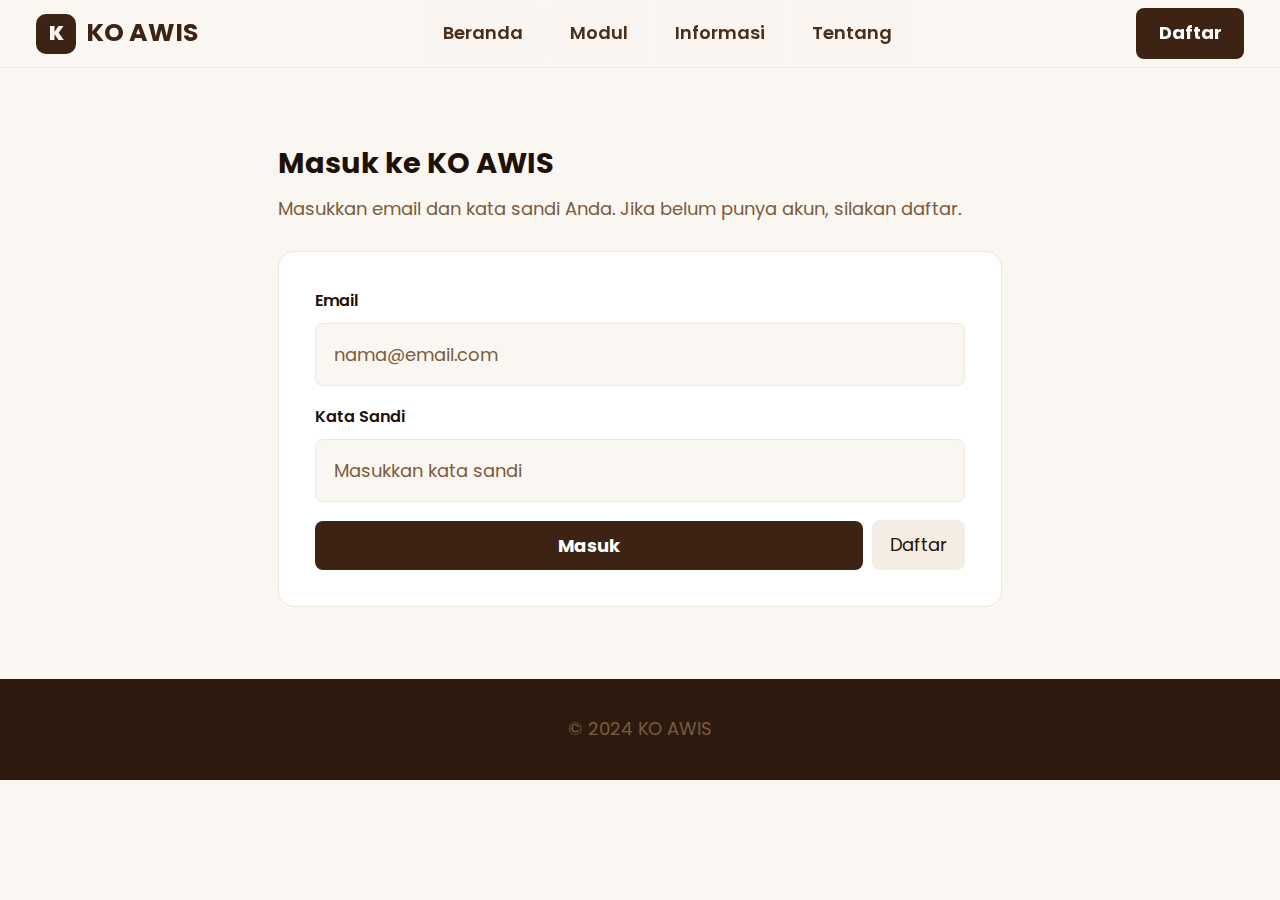
<file: html/login.html>
<!doctype html>
<html lang="id">
<head>
  <meta charset="utf-8">
  <meta name="viewport" content="width=device-width,initial-scale=1">
  <title>Masuk — KO AWIS</title>
  <link rel="stylesheet" href="/css/style.css">
</head>
<body>
  <nav class="navbar">
    <div class="nav-brand" onclick="location.href='/html/index.html'"><div class="brand-icon">K</div>KO AWIS</div>
    <div class="nav-links"><a href="/html/index.html">Beranda</a><a href="/html/modul.html">Modul</a><a href="/html/informasi.html">Informasi</a><a href="/html/tentang.html">Tentang</a></div>
    <div class="nav-actions"><a class="btn-daftar" href="/html/register.html">Daftar</a></div>
    <div class="hamburger" onclick="document.getElementById('mobileMenu').classList.toggle('open')"><span></span><span></span><span></span></div>
  </nav>
  <div class="mobile-menu" id="mobileMenu">
    <a href="/html/index.html">🏠 Beranda</a>
    <a href="/html/modul.html">📚 Modul KO AWIS</a>
    <a href="/html/informasi.html">📰 Informasi</a>
    <a href="/html/tentang.html">👥 Tentang Kami</a>
  </div>

  <main style="max-width:760px;margin:3rem auto;padding:1rem;">
    <h1 style="font-size:1.6rem;margin-bottom:0.5rem;">Masuk ke KO AWIS</h1>
    <p class="text-muted" style="margin-bottom:1.5rem;">Masukkan email dan kata sandi Anda. Jika belum punya akun, silakan daftar.</p>
    <div style="background:var(--white);padding:2rem;border-radius:16px;border:1px solid var(--cream-dark);">
      <label class="form-label">Email</label>
      <input class="form-input" type="email" placeholder="nama@email.com">
      <label class="form-label" style="margin-top:1rem;">Kata Sandi</label>
      <input class="form-input" type="password" placeholder="Masukkan kata sandi">
      <div style="display:flex;gap:0.5rem;margin-top:1rem;align-items:center;">
        <button class="btn-daftar" style="flex:1;" onclick="alert('Demo: autentikasi belum diaktifkan')">Masuk</button>
        <a href="/html/register.html" class="bg-brown-100" style="display:inline-flex;align-items:center;padding:0.6rem 1rem;border-radius:8px;">Daftar</a>
      </div>
    </div>
  </main>

  <footer class="text-muted" style="margin-top:2rem;text-align:center;padding:2rem 0;">© 2024 KO AWIS</footer>
</body>
</html>
</file>
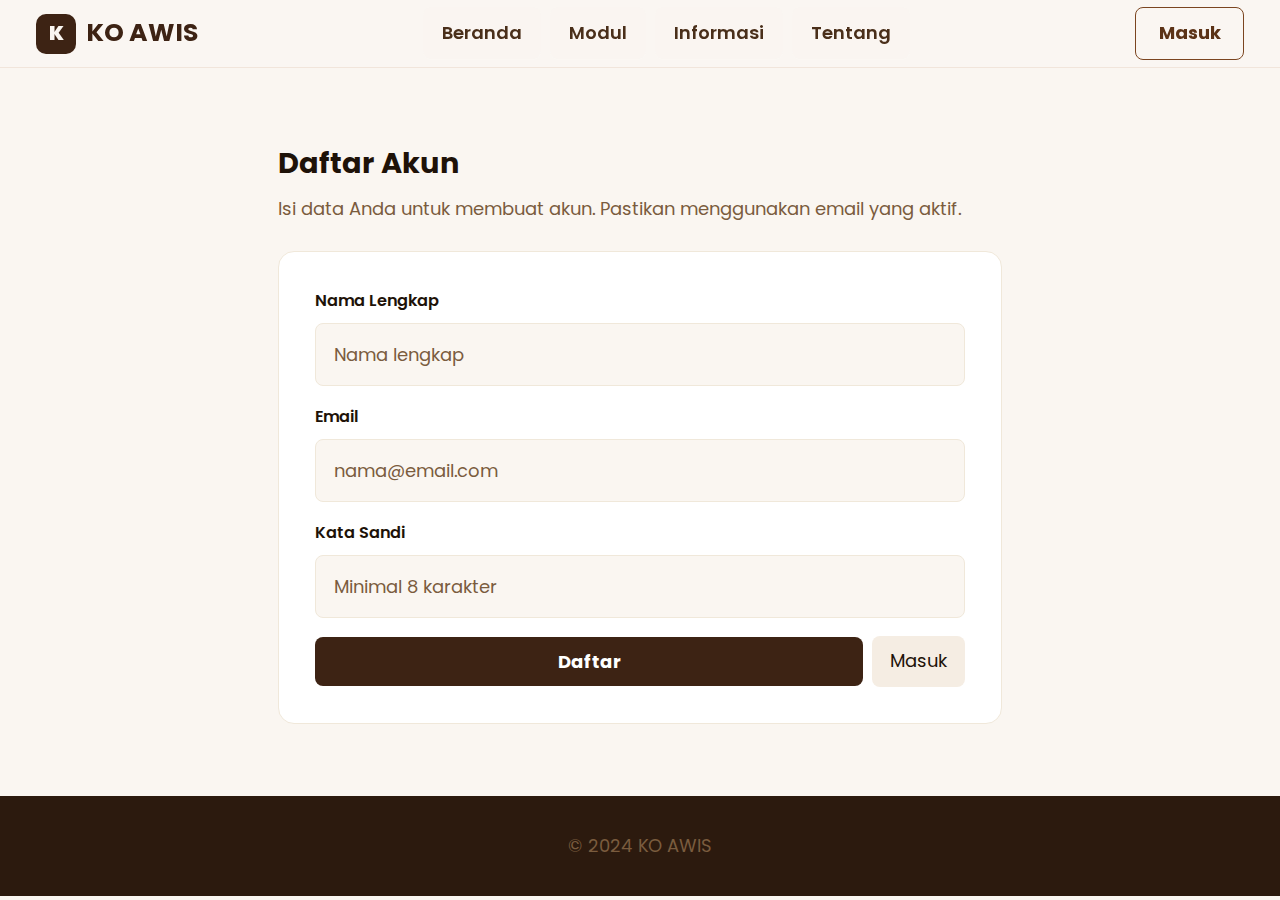
<file: html/register.html>
<!doctype html>
<html lang="id">
<head>
  <meta charset="utf-8">
  <meta name="viewport" content="width=device-width,initial-scale=1">
  <title>Daftar — KO AWIS</title>
  <link rel="stylesheet" href="/css/style.css">
</head>
<body>
  <nav class="navbar">
    <div class="nav-brand" onclick="location.href='/html/index.html'"><div class="brand-icon">K</div>KO AWIS</div>
    <div class="nav-links"><a href="/html/index.html">Beranda</a><a href="/html/modul.html">Modul</a><a href="/html/informasi.html">Informasi</a><a href="/html/tentang.html">Tentang</a></div>
    <div class="nav-actions"><a class="btn-masuk" href="/html/login.html">Masuk</a></div>
    <div class="hamburger" onclick="document.getElementById('mobileMenu').classList.toggle('open')"><span></span><span></span><span></span></div>
  </nav>
  <div class="mobile-menu" id="mobileMenu">
    <a href="/html/index.html">🏠 Beranda</a>
    <a href="/html/modul.html">📚 Modul KO AWIS</a>
    <a href="/html/informasi.html">📰 Informasi</a>
    <a href="/html/tentang.html">👥 Tentang Kami</a>
  </div>

  <main style="max-width:760px;margin:3rem auto;padding:1rem;">
    <h1 style="font-size:1.6rem;margin-bottom:0.5rem;">Daftar Akun</h1>
    <p class="text-muted" style="margin-bottom:1.5rem;">Isi data Anda untuk membuat akun. Pastikan menggunakan email yang aktif.</p>
    <div style="background:var(--white);padding:2rem;border-radius:16px;border:1px solid var(--cream-dark);">
      <label class="form-label">Nama Lengkap</label>
      <input class="form-input" type="text" placeholder="Nama lengkap">
      <label class="form-label" style="margin-top:1rem;">Email</label>
      <input class="form-input" type="email" placeholder="nama@email.com">
      <label class="form-label" style="margin-top:1rem;">Kata Sandi</label>
      <input class="form-input" type="password" placeholder="Minimal 8 karakter">
      <div style="display:flex;gap:0.5rem;margin-top:1rem;align-items:center;">
        <button class="btn-daftar" style="flex:1;" onclick="alert('Demo: pendaftaran belum terhubung ke backend')">Daftar</button>
        <a href="/html/login.html" class="bg-brown-100" style="display:inline-flex;align-items:center;padding:0.6rem 1rem;border-radius:8px;">Masuk</a>
      </div>
    </div>
  </main>

  <footer class="text-muted" style="margin-top:2rem;text-align:center;padding:2rem 0;">© 2024 KO AWIS</footer>
</body>
</html>
</file>
<file: css/style.css>
/* =============================================
   KO AWIS - Sistem Informasi Desa Cerdas
   Design: Warm Earth Tones + Modern Typography
   ============================================= */

@import url('https://fonts.googleapis.com/css2?family=Poppins:wght@300;400;600;700&display=swap');

/* ---- CSS Variables ---- */
:root {
  --brown-900: #2C1A0E;
  --brown-800: #3D2314;
  --brown-700: #5C3317;
  --brown-600: #7B4520;
  --brown-500: #9A5F35;
  --brown-400: #C4885A;
  --brown-300: #D9A87A;
  --brown-100: #F5EDE3;
  --brown-50:  #FBF6F0;
  --cream:     #FAF6F1;
  --cream-dark:#F0E8DA;
  /* Map legacy greens/accents to brown-friendly tones to keep palette cohesive */
  --green-700: var(--brown-700);
  --green-500: var(--brown-600);
  --green-400: var(--brown-500);
  --green-100: var(--brown-100);
  --gold:      var(--brown-400);
  --teal:      var(--brown-500);
  /* Primary semantic colors */
  --primary:   var(--brown-700);
  --primary-variant: var(--brown-500);
  --surface:   var(--white);
  --text-dark: #1E1208;
  --text-mid:  #4A2F1A;
  --text-light:#7A5C3E;
  --white:     #FFFFFF;
  --shadow-sm: 0 2px 8px rgba(44,26,14,0.08);
  --shadow-md: 0 8px 24px rgba(44,26,14,0.12);
  --shadow-lg: 0 20px 60px rgba(44,26,14,0.18);
  --radius-sm: 8px;
  --radius-md: 16px;
  --radius-lg: 24px;
  --radius-xl: 32px;
  --transition: 0.3s cubic-bezier(0.4, 0, 0.2, 1);
}

/* ---- Reset & Base ---- */
*, *::before, *::after { box-sizing: border-box; margin: 0; padding: 0; }

html { scroll-behavior: smooth; font-size: 18px; }

body {
  font-family: 'Poppins', system-ui, -apple-system, 'Segoe UI', Roboto, 'Helvetica Neue', Arial, sans-serif;
  background: var(--cream);
  color: var(--text-dark);
  line-height: 1.6;
  overflow-x: hidden;
}

img { max-width: 100%; display: block; }
a { text-decoration: none; color: inherit; }
ul { list-style: none; }
button { cursor: pointer; border: none; background: none; font-family: inherit; }

/* ---- Enforce Poppins sitewide (override remnants of Playfair) ---- */
h1,h2,h3,h4,h5,h6, .playfair-strong, .section-article-title, .footer-logo {
  font-family: 'Poppins', sans-serif !important;
}

/* ---- Layout & small utility classes ---- */
.max-w-1200 { max-width: 1200px; }
.mx-auto { margin-left: auto; margin-right: auto; }
.container-wide { max-width: 1200px; margin: 0 auto; }
.px-2 { padding-left: 2rem; padding-right: 2rem; }
.pb-1 { padding-bottom: 1rem; }
.flex-col { display: flex; flex-direction: column; }
.flex { display: flex; }
.items-center { align-items: center; }
.grid-2 { display: grid; grid-template-columns: 1fr 1fr; }
.gap-4rem { gap: 4rem; }
.gap-075 { gap: 0.75rem; }
.p-2 { padding: 2rem; }
.rounded-xl { border-radius: var(--radius-xl); }
.fs-3rem { font-size: 3rem; }
.fs-095 { font-size: 0.95rem; }
.lead { line-height: 1.8; margin-bottom: 1.5rem; font-size: 1.05rem; }
.decor-circle { position: absolute; top: -20px; right: -20px; width: 120px; height: 120px; background: rgba(196,136,90,0.1); border-radius: 50%; }

/* Glass button utility */
.btn-glass {
  background: rgba(255,255,255,0.06);
  border: 1px solid rgba(255,255,255,0.06);
  backdrop-filter: blur(6px);
  padding: 0.6rem 1rem; border-radius: var(--radius-sm);
  transition: var(--transition); display: inline-flex; align-items: center; gap: 0.5rem;
}
.btn-glass:hover { background: rgba(255,255,255,0.12); transform: translateY(-2px); box-shadow: var(--shadow-sm); }
.pos-relative { position: relative; }
.overflow-hidden { overflow: hidden; }
.mb-1 { margin-bottom: 0.5rem; }
.flex-1 { flex: 1; }
.fs-085 { font-size: 0.85rem; }
.rounded-md { border-radius: var(--radius-md); }
.p-1 { padding: 1rem; }
.fs-1-5 { font-size: 1.5rem; }
.fs-08 { font-size: 0.8rem; }
.mb-075 { margin-bottom: 0.75rem; }
.gap-05 { gap: 0.5rem; }
.fw-900 { font-weight: 900; }
.k-icon-lg { font-size: 1.8rem; }

/* ---- Page Management ---- */
.page { display: none; min-height: 100vh; }
.page.active { display: block; }

/* ---- Animations ---- */
@keyframes fadeUp {
  from { opacity: 0; transform: translateY(30px); }
  to   { opacity: 1; transform: translateY(0); }
}
@keyframes fadeIn {
  from { opacity: 0; }
  to   { opacity: 1; }
}
@keyframes slideRight {
  from { opacity: 0; transform: translateX(-30px); }
  to   { opacity: 1; transform: translateX(0); }
}
@keyframes scaleIn {
  from { opacity: 0; transform: scale(0.95); }
  to   { opacity: 1; transform: scale(1); }
}
@keyframes float {
  0%, 100% { transform: translateY(0px); }
  50%       { transform: translateY(-10px); }
}
@keyframes progressFill {
  from { width: 0%; }
  to   { width: var(--progress-width); }
}
@keyframes shimmer {
  0%   { background-position: -200% 0; }
  100% { background-position: 200% 0; }
}
@keyframes spin {
  from { transform: rotate(0deg); }
  to   { transform: rotate(360deg); }
}

.animate-fade-up  { animation: fadeUp 0.6s ease forwards; }
.animate-fade-in  { animation: fadeIn 0.6s ease forwards; }
.animate-slide    { animation: slideRight 0.6s ease forwards; }
.animate-scale    { animation: scaleIn 0.5s ease forwards; }

/* ---- Navbar ---- */
.navbar {
  position: sticky; top: 0; z-index: 100;
  background: rgba(250, 246, 241, 0.95);
  backdrop-filter: blur(12px);
  border-bottom: 1px solid rgba(196, 136, 90, 0.15);
  padding: 0 2rem;
  display: flex; align-items: center; justify-content: space-between;
  height: 68px;
  transition: var(--transition);
}
.navbar.scrolled {
  box-shadow: var(--shadow-md);
}
.nav-brand {
  display: flex; align-items: center; gap: 10px;
  font-size: 1.4rem; font-weight: 700;
  color: var(--brown-800);
  cursor: pointer;
}
.nav-brand .brand-icon {
  width: 40px; height: 40px; border-radius: 10px;
  background: var(--brown-800);
  display: flex; align-items: center; justify-content: center;
  color: var(--cream); font-size: 1.1rem; font-weight: 900;
  flex-shrink: 0;
}
.nav-links {
  display: flex; align-items: center; gap: 0.5rem;
}
.nav-links a {
  padding: 0.6rem 1rem;
  border-radius: var(--radius-sm);
  font-size: 1rem; font-weight: 600;
  color: var(--text-mid);
  transition: var(--transition);
  cursor: pointer;
  background: rgba(255,255,255,0.04);
  border: 1px solid rgba(255,255,255,0.03);
  backdrop-filter: blur(6px);
}
.nav-links a:hover,
.nav-links a.active {
  color: var(--brown-700);
  background: rgba(196, 136, 90, 0.12);
}
.nav-links a.active { font-weight: 600; }

.nav-actions {
  display: flex; align-items: center; gap: 0.75rem;
}
.btn-masuk {
  padding: 0.6rem 1.25rem;
  border: 1.5px solid var(--brown-600);
  border-radius: var(--radius-sm);
  color: var(--brown-700); font-weight: 700; font-size: 1rem;
  transition: var(--transition);
  cursor: pointer;
}
.btn-masuk:hover { background: var(--brown-100); }

.btn-daftar {
  padding: 0.6rem 1.25rem;
  background: var(--brown-800);
  color: var(--white); font-weight: 700; font-size: 1rem;
  border-radius: var(--radius-sm);
  transition: var(--transition);
  cursor: pointer;
}
.btn-daftar:hover { background: var(--brown-700); transform: translateY(-1px); box-shadow: var(--shadow-md); }

.hamburger {
  display: none; flex-direction: column; gap: 5px; padding: 5px; cursor: pointer;
}
.hamburger span {
  width: 24px; height: 2px; background: var(--brown-800); border-radius: 2px;
  transition: var(--transition);
}
.mobile-menu {
  display: none; flex-direction: column; gap: 0.5rem;
  padding: 1rem 2rem; background: var(--cream);
  border-bottom: 1px solid var(--cream-dark);
}
.mobile-menu.open { display: flex; }
.mobile-menu a {
  padding: 0.75rem 0;
  font-size: 1rem; font-weight: 500;
  color: var(--text-mid);
  border-bottom: 1px solid var(--cream-dark);
  cursor: pointer;
}
.mobile-menu a:last-child { border-bottom: none; }

/* ---- Responsive: show hamburger on small screens ---- */
@media (max-width: 900px) {
  .nav-links { display: none; }
  .nav-actions { display: none; }
  .hamburger { display: flex; }
  .mobile-menu { display: none; }
  .mobile-menu.open { display: flex; }
  .navbar { padding: 0 1rem; }
}

/* ---- Hero Section ---- */
.hero {
  position: relative; min-height: 100vh;
  display: flex; align-items: center; justify-content: center;
  overflow: hidden;
  background: linear-gradient(135deg, var(--brown-900) 0%, var(--brown-700) 100%);
}
.hero-bg {
  position: absolute; inset: 0;
  background: url('https://images.unsplash.com/photo-1606913084603-3e7702b01627?w=1600&q=80') center/cover no-repeat;
  opacity: 0.3;
}
.hero-overlay {
  position: absolute; inset: 0;
  background: linear-gradient(180deg, rgba(44,26,14,0.7) 0%, rgba(26,48,32,0.8) 100%);
}
.hero-content {
  position: relative; z-index: 2; text-align: center;
  padding: 2rem; max-width: 800px;
  animation: fadeUp 0.8s ease 0.2s both;
}
.hero-tag {
  display: inline-block;
  padding: 0.4rem 1rem;
  background: rgba(196, 136, 90, 0.2);
  border: 1px solid rgba(196, 136, 90, 0.4);
  border-radius: 50px;
  font-size: 0.8rem; font-weight: 600; letter-spacing: 0.1em;
  color: var(--brown-300); text-transform: uppercase;
  margin-bottom: 1.5rem;
}
.hero h1 {
  font-size: clamp(2.5rem, 6vw, 4.5rem);
  font-weight: 900; color: var(--white);
  line-height: 1.1; margin-bottom: 1.5rem;
}
.hero h1 span { color: var(--brown-300); }
.hero p {
  font-size: clamp(1rem, 2vw, 1.2rem);
  color: rgba(255,255,255,0.8); margin-bottom: 2.5rem; line-height: 1.7;
}
.hero-cta {
  display: flex; flex-wrap: wrap; gap: 1rem; justify-content: center;
}
.btn-primary {
  padding: 0.85rem 2rem;
  background: var(--brown-400);
  color: var(--white); font-weight: 700; font-size: 1rem;
  border-radius: var(--radius-md);
  transition: var(--transition); cursor: pointer;
  display: inline-flex; align-items: center; gap: 0.5rem;
}
.btn-primary:hover { background: var(--brown-300); transform: translateY(-2px); box-shadow: 0 8px 30px rgba(196,136,90,0.4); }

.btn-outline {
  padding: 0.85rem 2rem;
  background: rgba(255,255,255,0.1);
  border: 2px solid rgba(255,255,255,0.4);
  color: var(--white); font-weight: 600; font-size: 1rem;
  border-radius: var(--radius-md);
  transition: var(--transition); cursor: pointer;
  display: inline-flex; align-items: center; gap: 0.5rem;
  backdrop-filter: blur(4px);
}
.btn-outline:hover { background: rgba(255,255,255,0.2); transform: translateY(-2px); }

.hero-scroll {
  position: absolute; bottom: 2rem; left: 50%; transform: translateX(-50%);
  z-index: 2; display: flex; flex-direction: column; align-items: center;
  gap: 0.5rem; color: rgba(255,255,255,0.6); font-size: 0.8rem;
  animation: float 2s ease-in-out infinite;
}
.hero-scroll svg { width: 20px; height: 20px; }

/* ---- Stats Bar ---- */
.stats-bar {
  background: var(--brown-800);
  padding: 2rem;
  display: grid; grid-template-columns: repeat(3, 1fr);
  gap: 1rem;
}
.stat-item { text-align: center; }
.stat-num {
  font-size: clamp(2rem, 5vw, 3rem);
  font-weight: 900; color: var(--brown-300);
  display: block;
}
.stat-label { font-size: 0.85rem; color: rgba(255,255,255,0.7); margin-top: 0.25rem; }

/* ---- Section Styles ---- */
.section { padding: 5rem 2rem; }
.section-alt { background: var(--white); }
.section-dark { background: var(--brown-900); color: var(--white); }

.container { max-width: 1100px; margin: 0 auto; }

.section-label {
  display: inline-block;
  font-size: 0.75rem; font-weight: 700; letter-spacing: 0.12em;
  text-transform: uppercase; color: var(--brown-600);
  margin-bottom: 0.75rem;
}
.section-title {
  font-size: clamp(1.8rem, 4vw, 2.8rem);
  font-weight: 800; color: var(--text-dark);
  line-height: 1.2; margin-bottom: 1rem;
}
.section-title span { color: var(--brown-600); }
.section-dark .section-title { color: var(--white); }
.section-sub {
  font-size: 1.05rem; color: var(--text-light);
  max-width: 600px; line-height: 1.7;
}
.section-dark .section-sub { color: rgba(255,255,255,0.7); }
.text-center { text-align: center; }
.text-center .section-sub { margin: 0 auto; }

/* ---- Modul Cards on Home ---- */
.modules-grid {
  display: grid;
  grid-template-columns: repeat(auto-fit, minmax(240px, 1fr));
  gap: 1.5rem; margin-top: 3rem;
}
.module-card {
  background: var(--white);
  border: 1px solid var(--cream-dark);
  border-radius: var(--radius-lg);
  padding: 2rem 1.5rem;
  transition: var(--transition);
  cursor: pointer;
  position: relative; overflow: hidden;
}
.module-card::before {
  content: ''; position: absolute; top: 0; left: 0; right: 0;
  height: 4px;
  background: var(--card-color, var(--brown-500));
}
.module-card:hover {
  transform: translateY(-6px);
  box-shadow: var(--shadow-lg);
  border-color: transparent;
}
.module-icon {
  width: 56px; height: 56px; border-radius: var(--radius-sm);
  display: flex; align-items: center; justify-content: center;
  font-size: 1.6rem; margin-bottom: 1.25rem;
  background: var(--card-bg, var(--brown-100));
}
.module-title {
  font-size: 1.2rem; font-weight: 700;
  color: var(--text-dark); margin-bottom: 0.5rem;
}
.module-sub { font-size: 0.85rem; color: var(--text-light); margin-bottom: 1rem; }
.module-lessons { font-size: 0.8rem; color: var(--brown-600); font-weight: 600; margin-bottom: 1.25rem; }
.module-btn {
  padding: 0.6rem 1.25rem;
  border-radius: var(--radius-sm);
  font-size: 0.9rem; font-weight: 600;
  background: var(--card-color, var(--brown-500));
  color: var(--white); cursor: pointer;
  transition: var(--transition);
  display: inline-flex; align-items: center; gap: 0.4rem;
  border: none;
}
.module-btn:hover { filter: brightness(1.1); transform: translateY(-1px); }

/* Module Colors: use cohesive brown variants */
.card-hilir   { --card-color: var(--brown-600); --card-bg: var(--brown-100); }
.card-entre   { --card-color: var(--brown-700); --card-bg: var(--brown-50); }
.card-digital { --card-color: var(--brown-500); --card-bg: var(--brown-100); }
.card-sirkular{ --card-color: var(--brown-400); --card-bg: var(--brown-50); }

/* ---- Feature Cards ---- */
.features-grid {
  display: grid; grid-template-columns: repeat(auto-fit, minmax(280px, 1fr));
  gap: 1.5rem; margin-top: 3rem;
}
.feature-card {
  background: var(--white); border-radius: var(--radius-lg);
  padding: 2rem; border: 1px solid var(--cream-dark);
  transition: var(--transition);
}
.feature-card:hover { transform: translateY(-4px); box-shadow: var(--shadow-md); }
.feature-icon {
  width: 52px; height: 52px; border-radius: var(--radius-sm);
  background: var(--brown-100); display: flex; align-items: center;
  justify-content: center; font-size: 1.5rem; margin-bottom: 1.25rem;
}
.feature-title { font-size: 1.1rem; font-weight: 700; margin-bottom: 0.5rem; }
.feature-desc { font-size: 0.9rem; color: var(--text-light); line-height: 1.6; }

/* ---- CTA Section ---- */
.cta-section {
  background: linear-gradient(135deg, var(--brown-800), var(--brown-600));
  border-radius: var(--radius-xl);
  padding: 4rem 3rem; text-align: center;
  margin: 0 2rem 4rem;
  position: relative; overflow: hidden;
}
.cta-section::before {
  content: ''; position: absolute; inset: 0;
  background: url("data:image/svg+xml,%3Csvg width='60' height='60' viewBox='0 0 60 60' xmlns='http://www.w3.org/2000/svg'%3E%3Cg fill='none' fill-rule='evenodd'%3E%3Cg fill='%23ffffff' fill-opacity='0.03'%3E%3Cpath d='M36 34v-4h-2v4h-4v2h4v4h2v-4h4v-2h-4zm0-30V0h-2v4h-4v2h4v4h2V6h4V4h-4zM6 34v-4H4v4H0v2h4v4h2v-4h4v-2H6zM6 4V0H4v4H0v2h4v4h2V6h4V4H6z'/%3E%3C/g%3E%3C/g%3E%3C/svg%3E");
}
.cta-section h2 {
  font-size: clamp(1.8rem, 4vw, 2.5rem); font-weight: 800;
  color: var(--white); margin-bottom: 1rem; position: relative;
}
.cta-section p { color: rgba(255,255,255,0.8); margin-bottom: 2rem; position: relative; font-size: 1.05rem; }
.cta-buttons {
  display: flex; gap: 1rem; justify-content: center; flex-wrap: wrap; position: relative;
}
.btn-cta-white {
  padding: 0.85rem 2rem;
  background: var(--white); color: var(--brown-800);
  font-weight: 700; border-radius: var(--radius-md);
  transition: var(--transition); cursor: pointer;
  display: inline-flex; align-items: center; gap: 0.5rem;
}
.btn-cta-white:hover { transform: translateY(-2px); box-shadow: 0 8px 30px rgba(0,0,0,0.2); }
.btn-cta-outline {
  padding: 0.85rem 2rem;
  background: transparent; color: var(--white);
  border: 2px solid rgba(255,255,255,0.4);
  font-weight: 600; border-radius: var(--radius-md);
  transition: var(--transition); cursor: pointer;
  display: inline-flex; align-items: center; gap: 0.5rem;
}
.btn-cta-outline:hover { background: rgba(255,255,255,0.1); transform: translateY(-2px); }

/* ---- Footer ---- */
footer {
  background: var(--brown-900); color: rgba(255,255,255,0.8);
  padding: 4rem 2rem 2rem;
}

/* ---- Utility classes (colors moved out of inline HTML) ---- */
.text-primary { color: var(--primary); }
.text-muted { color: var(--text-light); }
.text-white-muted { color: rgba(255,255,255,0.6); }
.text-white { color: var(--white); }
.text-brown-700 { color: var(--brown-700); }
.text-brown-600 { color: var(--brown-600); }
.text-brown-500 { color: var(--brown-500); }
.text-brown-400 { color: var(--brown-400); }
.text-brown-300 { color: var(--brown-300); }
.text-mid { color: var(--text-mid); }
.bg-brown-100 { background: var(--brown-100) !important; }
.bg-brown-50 { background: var(--brown-50) !important; }
.bg-brown-800 { background: var(--brown-800) !important; }
.bg-card-cream { background: var(--cream) !important; }
.check-icon { color: var(--primary); font-size: 1.2rem; display: inline-flex; align-items: center; }
.input-rounded { border-radius: var(--radius-sm); padding: 0.5rem; }
.btn-brown { background: var(--brown-400); color: var(--white); border: none; border-radius: var(--radius-sm); padding: 0.5rem 0.75rem; cursor: pointer; font-weight: 600; }
.section-article-title { font-size: 1.5rem; font-weight: 700; border-left: 4px solid var(--brown-600); padding-left: 1rem; }

.section-divider { width: 60px; height: 3px; background: var(--brown-600); margin: 1rem auto; border-radius: 2px; }

.playfair-strong { font-size: 1.4rem; font-weight: 700; margin-bottom: 0.75rem; }

.footer-grid {
  max-width: 1100px; margin: 0 auto;
  display: grid; grid-template-columns: 2fr 1fr 1fr 1.5fr;
  gap: 3rem; margin-bottom: 3rem;
}
.footer-brand { display: flex; flex-direction: column; gap: 1rem; }
.footer-logo {
  display: flex; align-items: center; gap: 10px;
  font-size: 1.3rem; font-weight: 700; color: var(--white);
}
.footer-logo .brand-icon {
  width: 38px; height: 38px; border-radius: 9px;
  background: var(--brown-600);
  display: flex; align-items: center; justify-content: center;
  color: var(--white); font-size: 1rem; font-weight: 900;
}
.footer-desc { font-size: 0.9rem; line-height: 1.7; color: rgba(255,255,255,0.6); }
.footer-col h4 {
  font-size: 0.8rem; font-weight: 700; letter-spacing: 0.1em;
  text-transform: uppercase; color: var(--brown-300);
  margin-bottom: 1.25rem;
}
.footer-col ul { display: flex; flex-direction: column; gap: 0.6rem; }
.footer-col ul a {
  font-size: 0.9rem; color: rgba(255,255,255,0.6);
  transition: var(--transition); cursor: pointer;
}
.footer-col ul a:hover { color: var(--brown-300); }
.footer-bottom {
  max-width: 1100px; margin: 0 auto;
  padding-top: 2rem; border-top: 1px solid rgba(255,255,255,0.1);
  display: flex; justify-content: space-between; align-items: center;
  font-size: 0.85rem; color: rgba(255,255,255,0.4);
  flex-wrap: wrap; gap: 1rem;
}
.footer-partners { display: flex; gap: 1.5rem; align-items: center; }
.footer-partners span { font-size: 0.8rem; }

/* ===== PAGE: MODUL KO AWIS ===== */
.page-header {
  background: linear-gradient(135deg, var(--brown-900) 0%, var(--brown-700) 100%);
  padding: 4rem 2rem; text-align: center; position: relative; overflow: hidden;
}
.page-header::after {
  content: ''; position: absolute; bottom: -1px; left: 0; right: 0;
  height: 60px;
  background: var(--cream);
  clip-path: ellipse(55% 100% at 50% 100%);
}
.page-header h1 {
  font-size: clamp(2rem, 5vw, 3.5rem); font-weight: 900;
  color: var(--white); margin-bottom: 1rem; position: relative; z-index: 1;
}
.page-header p {
  color: rgba(255,255,255,0.7); font-size: 1.1rem; position: relative; z-index: 1;
}
.page-label {
  display: inline-block;
  padding: 0.35rem 0.9rem;
  background: rgba(196, 136, 90, 0.25);
  border: 1px solid rgba(196, 136, 90, 0.4);
  border-radius: 50px; font-size: 0.75rem; font-weight: 700;
  letter-spacing: 0.1em; text-transform: uppercase;
  color: var(--brown-300); margin-bottom: 1rem;
  position: relative; z-index: 1;
}

.kurikulum-grid {
  display: grid; grid-template-columns: repeat(auto-fit, minmax(420px, 1fr));
  gap: 1.5rem; margin-top: 3rem;
}
.kurikulum-card {
  background: var(--white); border-radius: var(--radius-lg);
  border: 1px solid var(--cream-dark); overflow: hidden;
  transition: var(--transition);
}
.kurikulum-card:hover { transform: translateY(-4px); box-shadow: var(--shadow-lg); }
.kurikulum-header {
  padding: 2rem;
  display: flex; align-items: flex-start; gap: 1rem;
  border-bottom: 1px solid var(--cream-dark);
  z-index: 99; /* Pastikan di atas elemen lain */
}
.k-icon {
  width: 56px; height: 56px; border-radius: var(--radius-sm);
  display: flex; align-items: center; justify-content: center;
  font-size: 1.6rem; flex-shrink: 0;
}
.k-title { font-size: 1.25rem; font-weight: 700; }
.k-sub { font-size: 0.85rem; color: var(--text-light); margin-top: 0.25rem; }
.kurikulum-body { padding: 1.5rem 2rem; }
.modul-list { display: flex; flex-direction: column; gap: 0.5rem; margin-bottom: 1.5rem; }
.modul-item {
  display: flex; align-items: center; gap: 0.75rem;
  font-size: 0.9rem; color: var(--text-mid);
}
.modul-item svg { color: var(--brown-500); flex-shrink: 0; }
.btn-explore {
  width: 100%; padding: 0.85rem;
  border-radius: var(--radius-md);
  font-size: 0.95rem; font-weight: 700;
  color: var(--white); cursor: pointer;
  transition: var(--transition);
  background: var(--card-color, var(--brown-700));
  border: none;
}
.btn-explore:hover { filter: brightness(1.1); transform: translateY(-1px); }

/* ===== PAGE: DAFTAR MODUL HILIR ===== */
.modul-list-page { background: var(--cream); min-height: 100vh; }
.modul-list-header {
  padding: 2rem;
  border-bottom: 1px solid var(--cream-dark);
  background: var(--white);
}
.breadcrumb {
  display: flex; align-items: center; gap: 0.5rem;
  font-size: 0.85rem; color: var(--text-light); margin-bottom: 1rem;
}
.breadcrumb a { cursor: pointer; }
.breadcrumb a:hover { color: var(--brown-600); }
.breadcrumb svg { width: 14px; height: 14px; }
.modul-list-header h1 {
  font-size: clamp(1.8rem, 4vw, 2.5rem); font-weight: 800;
}
.modul-count {
  display: inline-flex; align-items: center; gap: 0.5rem;
  padding: 0.4rem 1rem; background: var(--green-100);
  border: 1px solid rgba(123,69,32,0.12);
  border-radius: 50px; font-size: 0.85rem; font-weight: 600;
  color: var(--primary); margin-top: 1rem;
}
.modul-cards-grid {
  display: grid; grid-template-columns: repeat(auto-fill, minmax(300px, 1fr));
  gap: 1.5rem; padding: 2rem; max-width: 1200px; margin: 0 auto;
}
.modul-card-item {
  background: var(--white); border-radius: var(--radius-lg);
  overflow: hidden; border: 1px solid var(--cream-dark);
  transition: var(--transition); cursor: pointer;
}
.modul-card-item:hover { transform: translateY(-4px); box-shadow: var(--shadow-lg); }
.modul-card-img {
  height: 200px; position: relative; overflow: hidden;
  background: linear-gradient(135deg, var(--brown-800), var(--brown-600));
}
.modul-card-img img {
  width: 100%; height: 100%; object-fit: cover;
  transition: transform 0.4s ease;
}
.modul-card-item:hover .modul-card-img img { transform: scale(1.05); }
.modul-badge {
  position: absolute; top: 0.75rem; left: 0.75rem;
  background: rgba(44,26,14,0.8); color: var(--white);
  font-size: 0.7rem; font-weight: 700; letter-spacing: 0.05em;
  padding: 0.3rem 0.7rem; border-radius: 50px;
  backdrop-filter: blur(4px);
}
.modul-card-body { padding: 1.25rem 1.5rem; }
.modul-card-title { font-size: 1.05rem; font-weight: 700; margin-bottom: 0.5rem; }
.modul-card-desc { font-size: 0.85rem; color: var(--text-light); margin-bottom: 1rem; line-height: 1.5; }
.modul-meta {
  display: flex; align-items: center; gap: 0.5rem;
  font-size: 0.8rem; color: var(--text-light); margin-bottom: 1rem;
}
.modul-meta svg { width: 14px; height: 14px; }
.btn-buka {
  width: 100%; padding: 0.7rem;
  background: var(--brown-800); color: var(--white);
  font-weight: 600; font-size: 0.9rem;
  border-radius: var(--radius-sm); border: none;
  cursor: pointer; transition: var(--transition);
  display: flex; align-items: center; justify-content: center; gap: 0.5rem;
}
.btn-buka:hover { background: var(--brown-700); }

/* ===== PAGE: ISI MODUL ===== */
.isi-modul-layout {
  display: grid; grid-template-columns: 260px 1fr;
  min-height: 100vh;
}
.sidebar-modul {
  background: var(--white);
  border-right: 1px solid var(--cream-dark);
  padding: 1.5rem; position: sticky; top: 68px;
  height: calc(100vh - 68px); overflow-y: auto;
  flex-shrink: 0;
}
.sidebar-title {
  font-size: 0.8rem; font-weight: 700; letter-spacing: 0.08em;
  text-transform: uppercase; color: var(--text-light);
  margin-bottom: 0.25rem;
}
.sidebar-subtitle {
  font-size: 0.9rem; font-weight: 600; color: var(--text-dark);
  margin-bottom: 1.5rem;
}
.sidebar-progress-bar {
  height: 4px; background: var(--cream-dark); border-radius: 2px;
  margin-bottom: 1.5rem;
}
.sidebar-progress-fill {
  height: 100%; border-radius: 2px; background: var(--brown-600);
  transition: width 0.5s ease;
}
.sidebar-nav { display: flex; flex-direction: column; gap: 0.4rem; }
.sidebar-item {
  display: flex; align-items: center; gap: 0.75rem;
  padding: 0.75rem 1rem; border-radius: var(--radius-sm);
  font-size: 0.9rem; cursor: pointer; transition: var(--transition);
  color: var(--text-mid);
}
.sidebar-item:hover { background: var(--cream); }
.sidebar-item.active { background: var(--brown-100); color: var(--brown-800); font-weight: 600; }
.sidebar-item.locked { color: var(--text-light); opacity: 0.6; cursor: not-allowed; }
.sidebar-item svg { width: 18px; height: 18px; flex-shrink: 0; }

.modul-content { padding: 2.5rem; max-width: 800px; }
.modul-breadcrumb {
  display: flex; align-items: center; gap: 0.5rem;
  font-size: 0.85rem; color: var(--text-light); margin-bottom: 1.5rem;
}
modul-content h1 {
  font-size: clamp(1.6rem, 3vw, 2.2rem); font-weight: 800;
  margin-bottom: 0.75rem; line-height: 1.2;
}
.modul-content .modul-desc {
  font-size: 1.05rem; color: var(--text-light); margin-bottom: 2rem; line-height: 1.7;
}
.video-player {
  border-radius: var(--radius-lg); overflow: hidden;
  aspect-ratio: 16/9; background: var(--brown-900);
  position: relative; margin-bottom: 2.5rem;
  cursor: pointer;
  display: block; /* Pastikan link memenuhi lebar container */
}
.video-player img {
  width: 100%; height: 100%; object-fit: cover; opacity: 0.8;
}
.video-play-btn {
  position: absolute; top: 50%; left: 50%; transform: translate(-50%, -50%);
  width: 64px; height: 64px; border-radius: 50%;
  background: rgba(196, 136, 90, 0.9);
  display: flex; align-items: center; justify-content: center;
  color: var(--white); transition: var(--transition);
}
.video-play-btn:hover { background: var(--brown-400); transform: translate(-50%, -50%) scale(1.1); }
.video-progress {
  position: absolute; bottom: 0; left: 0; right: 0;
  height: 3px; background: rgba(255,255,255,0.2);
}
.video-progress-fill { height: 100%; background: var(--brown-400); width: 35%; }
.video-time {
  position: absolute; bottom: 0.75rem; right: 1rem;
  font-size: 0.75rem; color: rgba(255,255,255,0.8);
}

.content-section-title {
  font-size: 1.4rem; font-weight: 700; margin-bottom: 1rem;
  display: flex; align-items: center; gap: 0.5rem;
}
.content-section-title span { font-size: 1.2rem; }
.content-text { font-size: 1rem; color: var(--text-mid); line-height: 1.8; margin-bottom: 2rem; }

.info-cards-row {
  display: grid; grid-template-columns: 1fr 1fr;
  gap: 1rem; margin-bottom: 2rem;
}
.info-card {
  background: var(--cream); border-radius: var(--radius-md);
  padding: 1.25rem; border: 1px solid var(--cream-dark);
}
.info-card-icon { font-size: 1.3rem; margin-bottom: 0.5rem; }
.info-card-title { font-size: 0.9rem; font-weight: 700; color: var(--brown-700); margin-bottom: 0.25rem; }
.info-card-desc { font-size: 0.85rem; color: var(--text-light); line-height: 1.5; }

.quote-block {
  background: var(--cream); border-left: 4px solid var(--brown-500);
  border-radius: 0 var(--radius-md) var(--radius-md) 0;
  padding: 1.5rem 1.75rem; margin: 1.5rem 0;
}
.quote-block p { font-size: 1.05rem; font-style: italic; color: var(--text-mid); line-height: 1.7; }
.quote-block cite { font-size: 0.8rem; color: var(--text-light); font-style: normal; margin-top: 0.5rem; display: block; }

.tahapan-box {
  background: var(--white); border: 1px solid var(--cream-dark);
  border-radius: var(--radius-md); padding: 1.5rem; margin-bottom: 2rem;
}
.tahapan-title {
  font-size: 0.75rem; font-weight: 700; letter-spacing: 0.1em;
  text-transform: uppercase; color: var(--text-light); margin-bottom: 1rem;
}
.tahapan-list { display: flex; flex-direction: column; gap: 0.75rem; }
.tahapan-item {
  display: flex; align-items: flex-start; gap: 1rem;
}
.tahapan-num {
  width: 32px; height: 32px; border-radius: 50%;
  background: var(--brown-800); color: var(--white);
  display: flex; align-items: center; justify-content: center;
  font-size: 0.85rem; font-weight: 700; flex-shrink: 0;
}
.tahapan-content strong { font-size: 0.95rem; display: block; margin-bottom: 0.15rem; }
.tahapan-content span { font-size: 0.85rem; color: var(--brown-600); }

.stage-cards {
  display: grid; grid-template-columns: repeat(3, 1fr);
  gap: 1rem; margin-bottom: 2rem;
}
.stage-card {
  background: var(--cream); border-radius: var(--radius-md); padding: 1.25rem;
  border: 1px solid var(--cream-dark);
}
.stage-num { font-size: 1.5rem; font-weight: 900; color: var(--brown-200); margin-bottom: 0.5rem; }
.stage-title { font-size: 0.95rem; font-weight: 700; margin-bottom: 0.35rem; }
.stage-desc { font-size: 0.8rem; color: var(--text-light); line-height: 1.5; }

.key-takeaway {
  background: var(--brown-800); color: var(--white);
  border-radius: var(--radius-md); padding: 1.5rem 1.75rem;
  margin-bottom: 3rem;
}
.key-takeaway-header {
  display: flex; align-items: center; gap: 0.5rem;
  font-size: 0.8rem; font-weight: 700; letter-spacing: 0.1em;
  text-transform: uppercase; color: var(--brown-300);
  margin-bottom: 0.75rem;
}
.key-takeaway p { font-size: 0.95rem; line-height: 1.7; color: rgba(255,255,255,0.85); }

.modul-navigation {
  display: flex; justify-content: space-between; align-items: center;
  padding: 2rem 2.5rem; border-top: 1px solid var(--cream-dark);
  background: var(--white);
  position: sticky; bottom: 0;
}
.btn-prev {
  padding: 0.85rem 1.75rem;
  border: 1.5px solid var(--brown-600);
  border-radius: var(--radius-md);
  font-weight: 600; color: var(--brown-700);
  cursor: pointer; transition: var(--transition);
  display: flex; align-items: center; gap: 0.5rem;
}
.btn-prev:hover { background: var(--brown-100); }
.btn-next {
  padding: 0.85rem 1.75rem;
  background: var(--brown-800); color: var(--white);
  border-radius: var(--radius-md);
  font-weight: 700; cursor: pointer; transition: var(--transition);
  display: flex; align-items: center; gap: 0.5rem; border: none;
}
.btn-next:hover { background: var(--brown-700); transform: translateY(-1px); }

.progress-bar-bottom {
  position: fixed; bottom: 0; left: 260px; right: 0;
  height: 3px; background: var(--cream-dark); z-index: 50;
}
.progress-bar-fill-bottom {
  height: 100%; background: var(--brown-600);
  transition: width 0.5s ease;
}

/* ===== PAGE: INFORMASI ===== */
.info-hero {
  border-radius: var(--radius-xl); overflow: hidden;
  position: relative; margin: 2rem 2rem 0;
  min-height: 300px; display: flex; align-items: flex-end;
}
.info-hero-bg {
  position: absolute; inset: 0;
  background: url('https://images.unsplash.com/photo-1535903384955-f7c5e2d28e44?w=1200&q=80') center/cover;
}
.info-hero-overlay {
  position: absolute; inset: 0;
  background: linear-gradient(to top, rgba(42,92,63,0.9), rgba(42,92,63,0.4));
}
.info-hero-content { position: relative; z-index: 2; padding: 2.5rem; }
.info-hero-tag {
  display: inline-block; padding: 0.3rem 0.8rem;
  background: rgba(255,255,255,0.2); border: 1px solid rgba(255,255,255,0.3);
  border-radius: 50px; font-size: 0.75rem; font-weight: 700;
  letter-spacing: 0.08em; text-transform: uppercase; color: var(--white);
  margin-bottom: 0.75rem;
}
.info-hero-content h1 {
  font-family: 'Playfair Display', serif;
  font-size: clamp(1.8rem, 4vw, 2.5rem); font-weight: 900;
  color: var(--white); margin-bottom: 0.5rem;
}
.info-hero-content p { color: rgba(255,255,255,0.8); font-size: 1rem; margin-bottom: 1.5rem; }
.btn-info-hero {
  padding: 0.7rem 1.5rem; border: 1.5px solid var(--white); border-radius: var(--radius-md);
  color: var(--white); font-weight: 600; font-size: 0.9rem;
  cursor: pointer; transition: var(--transition);
  display: inline-flex; align-items: center; gap: 0.5rem;
  background: rgba(255,255,255,0.1);
}
.btn-info-hero:hover { background: rgba(255,255,255,0.25); }

.category-tabs {
  display: flex; gap: 0.75rem; flex-wrap: wrap;
  padding: 1.5rem 2rem;
}
.tab-btn {
  padding: 0.5rem 1.25rem;
  border-radius: 50px; font-size: 0.9rem; font-weight: 600;
  cursor: pointer; transition: var(--transition);
  border: 1.5px solid var(--cream-dark);
  color: var(--text-mid); background: var(--white);
}
.tab-btn:hover { border-color: var(--brown-400); color: var(--brown-700); }
.tab-btn.active { background: var(--brown-800); color: var(--white); border-color: var(--brown-800); }

.articles-grid {
  display: grid; grid-template-columns: repeat(auto-fill, minmax(300px, 1fr));
  gap: 1.5rem; padding: 0 2rem 2rem;
}
.article-card {
  background: var(--white); border-radius: var(--radius-lg);
  overflow: hidden; border: 1px solid var(--cream-dark);
  transition: var(--transition); cursor: pointer;
}
.article-card:hover { transform: translateY(-4px); box-shadow: var(--shadow-lg); }
.article-img { height: 200px; overflow: hidden; position: relative; }
.article-img img { width: 100%; height: 100%; object-fit: cover; transition: transform 0.4s ease; }
.article-card:hover .article-img img { transform: scale(1.05); }
.article-cat-badge {
  position: absolute; top: 0.75rem; left: 0.75rem;
  padding: 0.3rem 0.7rem; border-radius: 50px;
  font-size: 0.7rem; font-weight: 700; text-transform: uppercase;
  background: var(--brown-800); color: var(--white);
}
.article-body { padding: 1.25rem 1.5rem; }
.article-meta {
  display: flex; align-items: center; gap: 1rem;
  font-size: 0.8rem; color: var(--text-light); margin-bottom: 0.75rem;
}
.article-title {
  font-family: 'Playfair Display', serif;
  font-size: 1.05rem; font-weight: 700; margin-bottom: 0.5rem; line-height: 1.3;
}
.article-excerpt { font-size: 0.85rem; color: var(--text-light); line-height: 1.5; margin-bottom: 1rem; }
.article-footer {
  display: flex; align-items: center; justify-content: space-between;
  font-size: 0.85rem;
}
.article-author { display: flex; align-items: center; gap: 0.5rem; color: var(--text-mid); }
.author-avatar {
  width: 28px; height: 28px; border-radius: 50%;
  background: var(--brown-300); display: flex; align-items: center;
  justify-content: center; font-size: 0.75rem; font-weight: 700;
  color: var(--white); flex-shrink: 0;
}
.article-link { color: var(--brown-600); font-weight: 600; font-size: 0.85rem; }
.article-link:hover { color: var(--brown-800); }

.pagination {
  display: flex; align-items: center; justify-content: center; gap: 0.5rem;
  padding: 2rem;
}
.page-num {
  width: 36px; height: 36px; border-radius: 50%;
  display: flex; align-items: center; justify-content: center;
  font-size: 0.9rem; font-weight: 600; cursor: pointer; transition: var(--transition);
}
.page-num:hover { background: var(--brown-100); }
.page-num.active { background: var(--brown-800); color: var(--white); }
.page-arrow {
  width: 36px; height: 36px; border-radius: 50%;
  display: flex; align-items: center; justify-content: center;
  border: 1.5px solid var(--cream-dark); cursor: pointer; transition: var(--transition);
}
.page-arrow:hover { border-color: var(--brown-400); background: var(--brown-100); }

/* ===== PAGE: TENTANG KAMI ===== */
.about-hero {
  border-radius: var(--radius-xl); overflow: hidden; margin: 2rem;
  min-height: 280px; position: relative;
  display: flex; align-items: flex-end;
}
.about-hero-bg {
  position: absolute; inset: 0;
  background: url('https://images.unsplash.com/photo-1529156069898-49953e39b3ac?w=1200&q=80') center/cover;
}
.about-hero-overlay {
  position: absolute; inset: 0;
  background: linear-gradient(to right, rgba(44,26,14,0.8), transparent);
}
.about-hero-content { position: relative; z-index: 2; padding: 2.5rem; }
.about-hero-content h1 {
  font-family: 'Playfair Display', serif;
  font-size: clamp(2rem, 5vw, 3rem); font-weight: 900; color: var(--white);
  margin-bottom: 0.5rem;
}
.about-hero-content p { color: rgba(255,255,255,0.8); font-size: 1rem; max-width: 400px; }

.vision-misi-grid {
  display: grid; grid-template-columns: 1fr 1fr; gap: 1.5rem; margin-top: 2.5rem;
}
.visi-card, .misi-card {
  background: var(--white); border-radius: var(--radius-lg);
  padding: 2rem; border: 1px solid var(--cream-dark);
  text-align: center;
}
.vm-icon { font-size: 2rem; margin-bottom: 1rem; }
.vm-title {
  font-family: 'Playfair Display', serif;
  font-size: 1.25rem; font-weight: 700; margin-bottom: 1rem;
}
.vm-text { font-size: 0.9rem; color: var(--text-light); line-height: 1.7; }
.vm-list { display: flex; flex-direction: column; gap: 0.5rem; text-align: left; margin-top: 0.75rem; }
.vm-list-item {
  display: flex; align-items: flex-start; gap: 0.5rem;
  font-size: 0.9rem; color: var(--text-mid); line-height: 1.5;
}
.vm-check { color: var(--green-500); flex-shrink: 0; font-size: 1rem; }

.team-grid {
  display: grid; grid-template-columns: repeat(auto-fit, minmax(180px, 1fr));
  gap: 1.5rem; margin-top: 2.5rem;
}
.team-card { text-align: center; }
.team-img {
  width: 100%; aspect-ratio: 1; border-radius: var(--radius-lg);
  overflow: hidden; margin-bottom: 1rem;
  background: var(--cream-dark);
}
.team-img img { width: 100%; height: 100%; object-fit: cover; }
.team-name { font-size: 1rem; font-weight: 700; }
.team-role { font-size: 0.85rem; color: var(--text-light); }

.contact-section {
  background: var(--brown-900); border-radius: var(--radius-xl);
  padding: 4rem 3rem; margin: 2rem;
  display: grid; grid-template-columns: 1fr 1.2fr; gap: 4rem;
  align-items: start;
}
.contact-info { color: var(--white); }
.contact-info h2 {
  font-family: 'Playfair Display', serif;
  font-size: 2rem; font-weight: 800; margin-bottom: 1rem;
}
.contact-info p { color: rgba(255,255,255,0.7); margin-bottom: 2rem; line-height: 1.7; }
.contact-items { display: flex; flex-direction: column; gap: 1rem; }
.contact-item { display: flex; align-items: center; gap: 0.75rem; color: rgba(255,255,255,0.8); font-size: 0.95rem; }
.contact-item-icon {
  width: 36px; height: 36px; border-radius: var(--radius-sm);
  background: rgba(255,255,255,0.1); display: flex; align-items: center;
  justify-content: center; font-size: 1rem; flex-shrink: 0;
}
.contact-form {
  background: var(--white); border-radius: var(--radius-lg); padding: 2rem;
}
.form-group { margin-bottom: 1.25rem; }
.form-label { display: block; font-size: 0.9rem; font-weight: 600; margin-bottom: 0.5rem; color: var(--text-dark); }
.form-input, .form-textarea {
  width: 100%; padding: 0.95rem 1rem;
  border: 1.5px solid var(--cream-dark); border-radius: var(--radius-sm);
  font-family: inherit; font-size: 1rem; color: var(--text-dark);
  background: var(--cream); transition: var(--transition);
  outline: none;
}
.form-textarea { min-height: 120px; resize: vertical; }
.form-input:focus, .form-textarea:focus { border-color: var(--brown-400); background: var(--white); }
.form-input::placeholder, .form-textarea::placeholder { color: var(--text-light); }
.btn-submit {
  width: 100%; padding: 0.9rem;
  background: var(--brown-800); color: var(--white);
  font-weight: 700; font-size: 1rem; border-radius: var(--radius-md);
  border: none; cursor: pointer; transition: var(--transition);
}
.btn-submit:hover { background: var(--brown-700); transform: translateY(-1px); }

/* ===== MOBILE RESPONSIVE ===== */
@media (max-width: 768px) {
  .nav-links, .nav-actions { display: none; }
  .hamburger { display: flex; }

  .stats-bar { grid-template-columns: repeat(3, 1fr); gap: 0.5rem; padding: 1.5rem 1rem; }
  .stat-num { font-size: 1.8rem; }

  .kurikulum-grid { grid-template-columns: 1fr; }
  .info-cards-row { grid-template-columns: 1fr; }
  .stage-cards { grid-template-columns: 1fr; }
  .vision-misi-grid { grid-template-columns: 1fr; }
  .contact-section { grid-template-columns: 1fr; gap: 2rem; }
  .footer-grid { grid-template-columns: 1fr 1fr; gap: 2rem; }

  .isi-modul-layout { grid-template-columns: 1fr; }
  .sidebar-modul { display: none; position: fixed; top: 68px; left: 0; z-index: 90;
    height: calc(100vh - 68px); width: 280px; transform: translateX(-100%);
    transition: transform 0.3s ease; }
  .sidebar-modul.open { display: flex; flex-direction: column; transform: translateX(0); }
  .modul-content { padding: 1.5rem; }
  .progress-bar-bottom { left: 0; }
  .modul-navigation { padding: 1rem 1.5rem; }

  .cta-section { margin: 0 1rem 3rem; padding: 2.5rem 1.5rem; }
  .about-hero, .contact-section { margin: 1rem; }
  .info-hero { margin: 1rem 1rem 0; }
  .modul-cards-grid { padding: 1rem; }
  .articles-grid { padding: 0 1rem 1rem; }
  .category-tabs { padding: 1rem; }
}

@media (max-width: 480px) {
  .hero h1 { font-size: 2rem; }
  .hero-cta { flex-direction: column; }
  .btn-primary, .btn-outline { width: 100%; justify-content: center; }
  .stats-bar { grid-template-columns: 1fr; }
  .footer-grid { grid-template-columns: 1fr; }
  .section { padding: 3rem 1rem; }
  .cta-buttons { flex-direction: column; align-items: center; }
}

/* ---- Utility ---- */
.hidden { display: none !important; }
.mt-1 { margin-top: 0.5rem; }
.mt-2 { margin-top: 1rem; }
.mt-3 { margin-top: 1.5rem; }
.mb-3 { margin-bottom: 1.5rem; }
.gap-header { height: 2rem; }

/* ---- Toast notification ---- */
.toast {
  position: fixed; bottom: 2rem; right: 2rem;
  background: var(--brown-800); color: var(--white);
  padding: 1rem 1.5rem; border-radius: var(--radius-md);
  box-shadow: var(--shadow-lg); z-index: 999;
  transform: translateY(100px); opacity: 0;
  transition: var(--transition);
  display: flex; align-items: center; gap: 0.75rem;
  font-size: 0.9rem; font-weight: 500;
}
.toast.show { transform: translateY(0); opacity: 1; }

/* ---- Scroll-triggered animations ---- */
.reveal { opacity: 0; transform: translateY(20px); transition: opacity 0.6s ease, transform 0.6s ease; }
.reveal.visible { opacity: 1; transform: translateY(0); }
.reveal-delay-1 { transition-delay: 0.1s; }
.reveal-delay-2 { transition-delay: 0.2s; }
.reveal-delay-3 { transition-delay: 0.3s; }
.reveal-delay-4 { transition-delay: 0.4s; }
</file>
